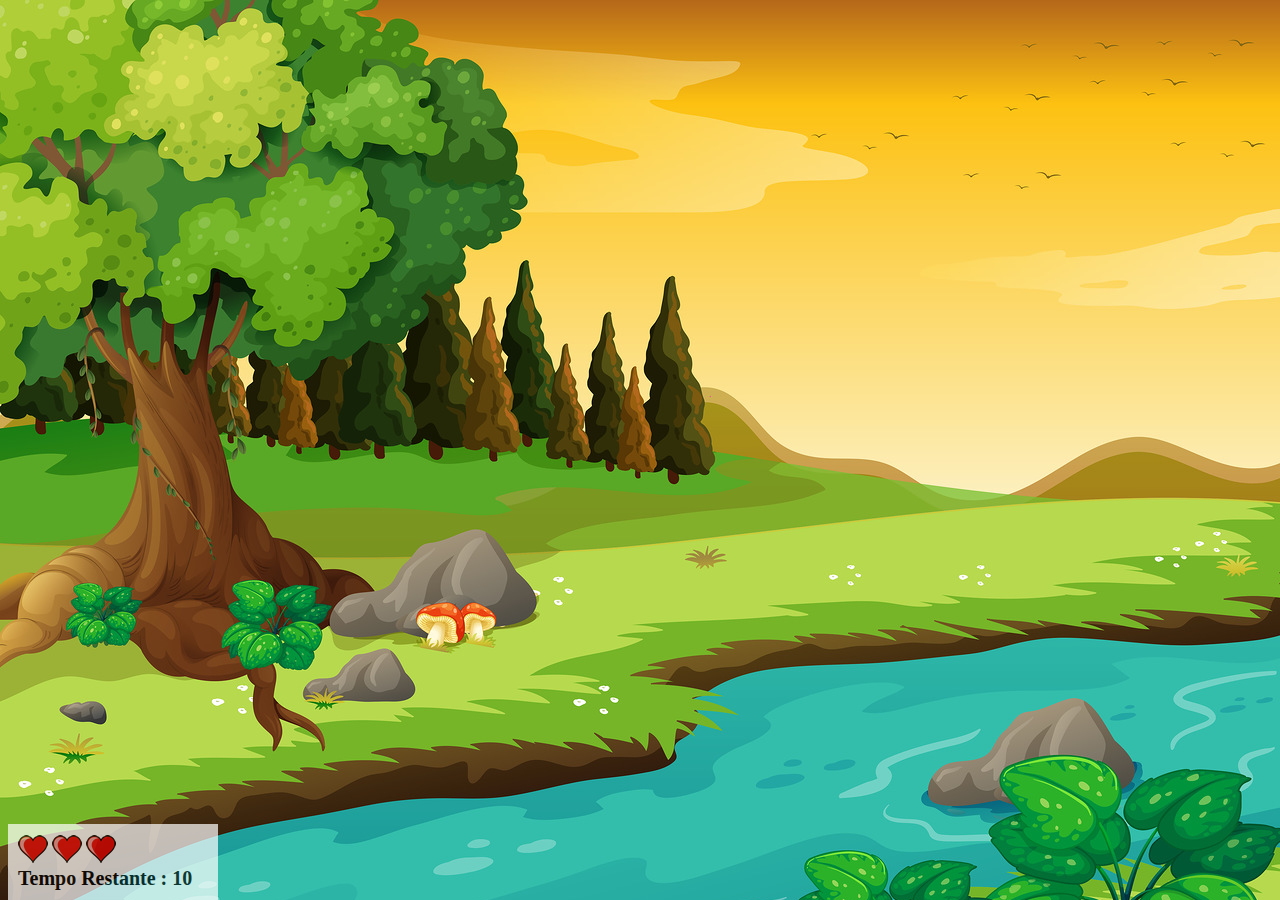
<file: index.html>
<!DOCTYPE html>
<html lang="pt-br">
<head>
    <meta charset="UTF-8">
    <meta http-equiv="X-UA-Compatible" content="IE=edge">
    <meta name="viewport" content="width=device-width, initial-scale=1.0">
    <title>Jogo</title>
    <link rel="stylesheet" href="style.css">
    <script src="jogo.js"></script>
</head>
<body onresize="tamanhoJogo()">
    
    <div class="painel">
        <div class="vidas">
            <img id="V1" src="imagens/imagens/coracao_cheio.png" alt="">
            <img id="V2" src="imagens/imagens/coracao_cheio.png" alt="">
            <img id="V3" src="imagens/imagens/coracao_cheio.png" alt="">
        </div>
        <div class="cronometro">Tempo Restante : <span id="cronometro"></span></div>
    </div>

    <script>
        document.getElementById('cronometro').innerHTML = tempo

       var criar_mosquito =setInterval( posicaoRand, Tempmosqui)

    </script>
</body>
</html>
</file>
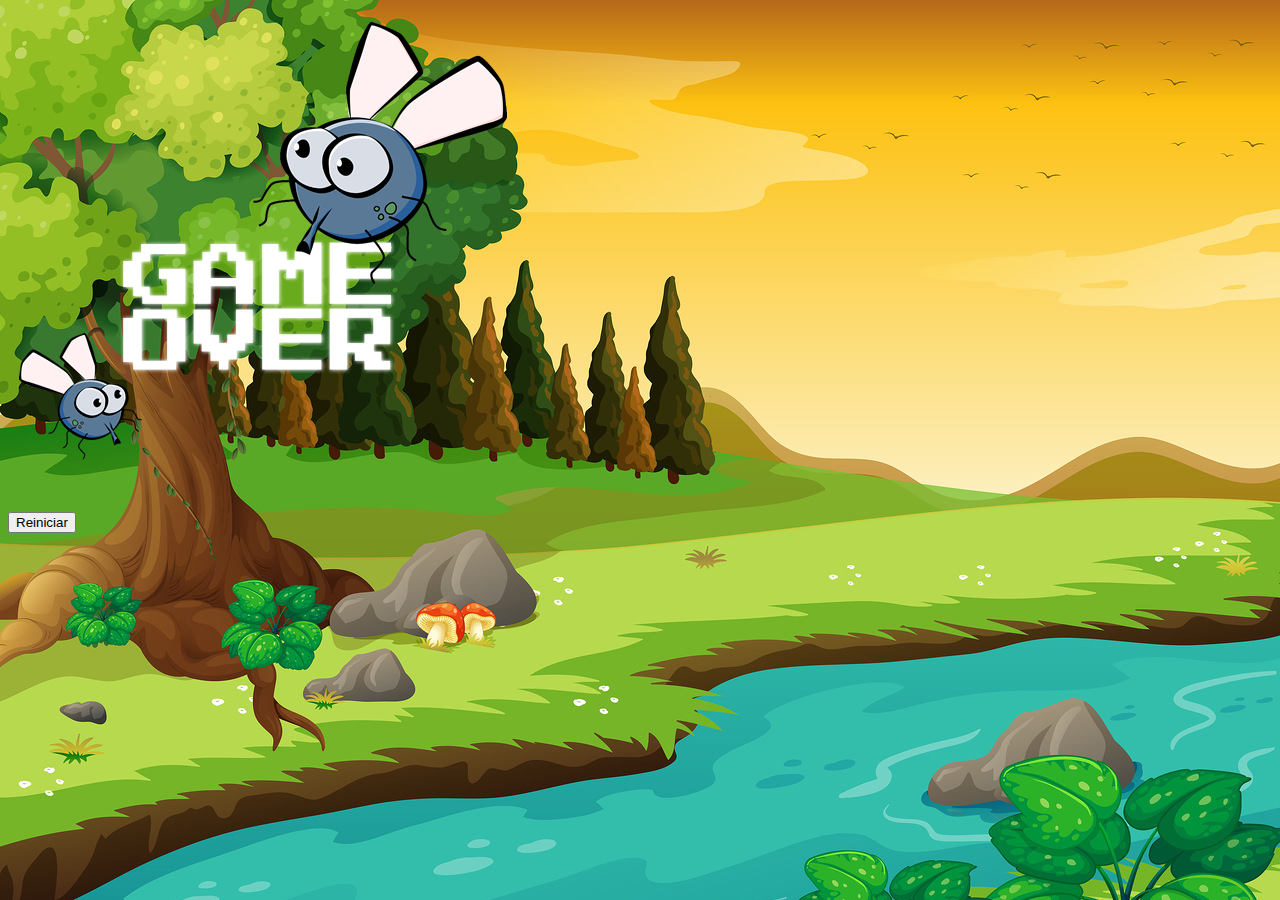
<file: GamerOver.html>
<!DOCTYPE html>
<html lang="pt-br">
<head>
    <meta charset="UTF-8">
    <meta http-equiv="X-UA-Compatible" content="IE=edge">
    <meta name="viewport" content="width=device-width, initial-scale=1.0">
    <title>Game Over</title>
    <link rel="stylesheet" href="style.css">
    <link href="https://cdn.jsdelivr.net/npm/bootstrap@5.2.2/dist/css/bootstrap.min.css" rel="stylesheet" integrity="sha384-Zenh87qX5JnK2Jl0vWa8Ck2rdkQ2Bzep5IDxbcnCeuOxjzrPF/et3URy9Bv1WTRi" crossorigin="anonymous">
</head>
<body>
        <div class="container">
            <div class="row">
                <div class="col">
                    <div class="d-flex justify-content-center">
                        <img src="imagens/imagens/game_over.png" alt="">
                    </div>
                </div>
            </div>
        </div>
        
        <div class="container">
            <div class="row">
                <div class="col">
                    <div class="d-flex justify-content-center">
                        <button type="button" class="btn btn-dark btn-lg" onclick="window.location.href='paginainicial.html'">Reiniciar</button>
                    </div>
                </div>
            </div>
        </div>
</body>
</html>
</file>
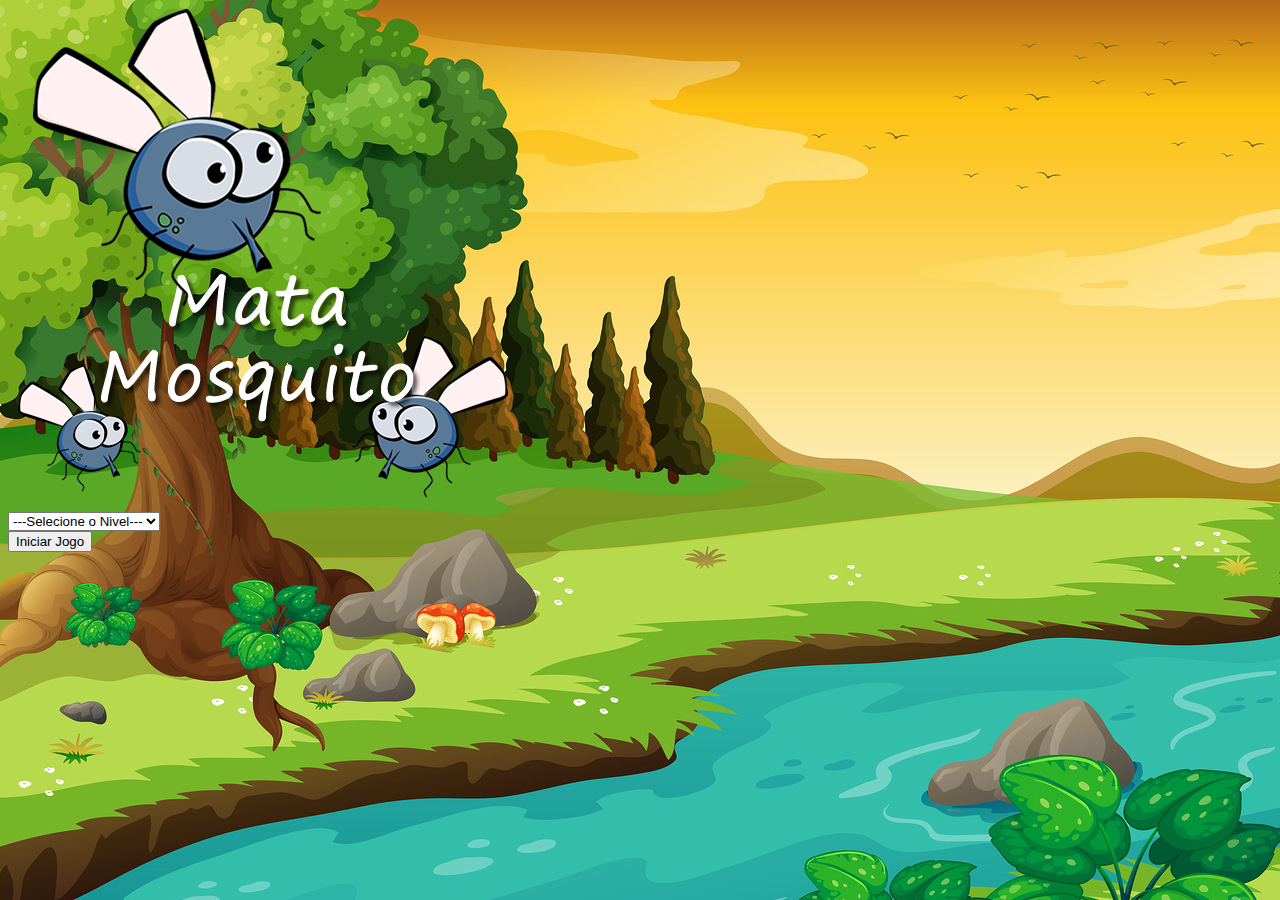
<file: paginainicial.html>
<!DOCTYPE html>
<html lang="pt-br">
<head>
    <meta charset="UTF-8">
    <meta http-equiv="X-UA-Compatible" content="IE=edge">
    <meta name="viewport" content="width=device-width, initial-scale=1.0">
    <title>Tela Inicial</title>
    <link rel="stylesheet" href="style.css">
    <link href="https://cdn.jsdelivr.net/npm/bootstrap@5.2.2/dist/css/bootstrap.min.css" rel="stylesheet" integrity="sha384-Zenh87qX5JnK2Jl0vWa8Ck2rdkQ2Bzep5IDxbcnCeuOxjzrPF/et3URy9Bv1WTRi" crossorigin="anonymous">

    <script>
        function jogar(){
            var nivel = document.getElementById('nivel').value
            if(nivel == ''){
                alert('Selecione um Nivel')
                return false
            }else{
                window.location.href='index.html?' + nivel
            }
            
        }
    </script>
</head>
<body>
        <div class="container">
            <div class="row">
                <div class="col">
                    <div class="d-flex justify-content-center">
                        <img src="imagens/imagens/game.png" alt="">
                    </div>
                </div>
            </div>
        </div>
        <div class="container">
            <div class="row">
                <div class="col">
                    <div class="d-flex justify-content-center">
                        <div class="mb-2">
                            <select class="form-control" id="nivel">
                                <option value="">---Selecione o Nivel---</option>
                                <option value="Normal">Normal</option>
                                <option value="Dificil">Dificil</option>
                                <option value="Senhor Das Moscas">Senhor Das Moscas</option>
                            </select>
                        </div>
                    </div>
                </div>
            </div>
        </div>
        <div class="container">
            <div class="row">
                <div class="col">
                    <div class="d-flex justify-content-center">
                        <button type="button" class="btn btn-danger btn-lg" onclick="jogar()">Iniciar Jogo</button>
                    </div>
                </div>
            </div>
        </div>
</body>
</html>
</file>
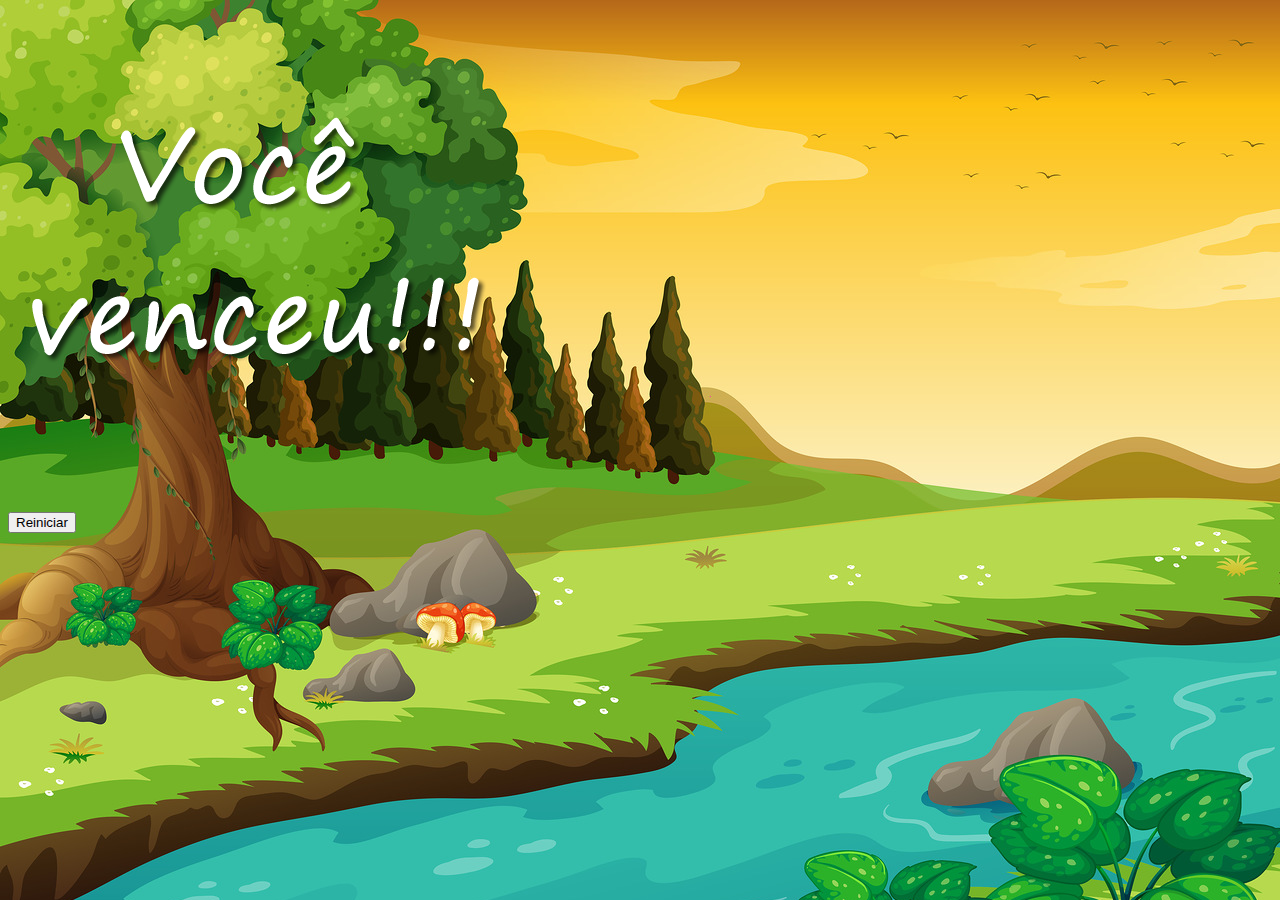
<file: Vitoria.html>
<!DOCTYPE html>
<html lang="pt-br">
<head>
    <meta charset="UTF-8">
    <meta http-equiv="X-UA-Compatible" content="IE=edge">
    <meta name="viewport" content="width=device-width, initial-scale=1.0">
    <title>Game Over</title>
    <link rel="stylesheet" href="style.css">
    <link href="https://cdn.jsdelivr.net/npm/bootstrap@5.2.2/dist/css/bootstrap.min.css" rel="stylesheet" integrity="sha384-Zenh87qX5JnK2Jl0vWa8Ck2rdkQ2Bzep5IDxbcnCeuOxjzrPF/et3URy9Bv1WTRi" crossorigin="anonymous">
</head>
<body>
        <div class="container">
            <div class="row">
                <div class="col">
                    <div class="d-flex justify-content-center">
                        <img src="imagens/imagens/vitoria.png" alt="">
                    </div>
                </div>
            </div>
        </div>
        
        <div class="container">
            <div class="row">
                <div class="col">
                    <div class="d-flex justify-content-center">
                        <button type="button" class="btn btn-dark btn-lg" onclick="window.location.href='paginainicial.html'">Reiniciar</button>
                    </div>
                </div>
            </div>
        </div>
</body>
</html>
</file>
<file: style.css>
html{
    cursor:url(imagens/imagens/mata_mosca.png) 30 30,auto;
}

body{
    background: url(imagens/imagens/bg.jpg) no-repeat;
    background-size: 100%;
}
.painel{
    position: absolute;
    width: 190px;
    padding: 10px;
    bottom: 0px;
    border-top:1px solid #fff;
    background-color: #fff;
    opacity: 0.7;
}
.vidas{
    float: left;
}
.cronometro{
    font-size: 20px;
    font-weight: bold;
    float: left;
}
.mosquito1{
    width: 50px;
    height: 50px;
}
.mosquito2{
    width: 100px;
    height: 90px;
}
.mosquito3{
    width: 30px;
    height: 30px;
}
.ladoA{
    transform: scaleX(1);
}
.ladoB{
    transform: scaleX(-1);
}
</file>
